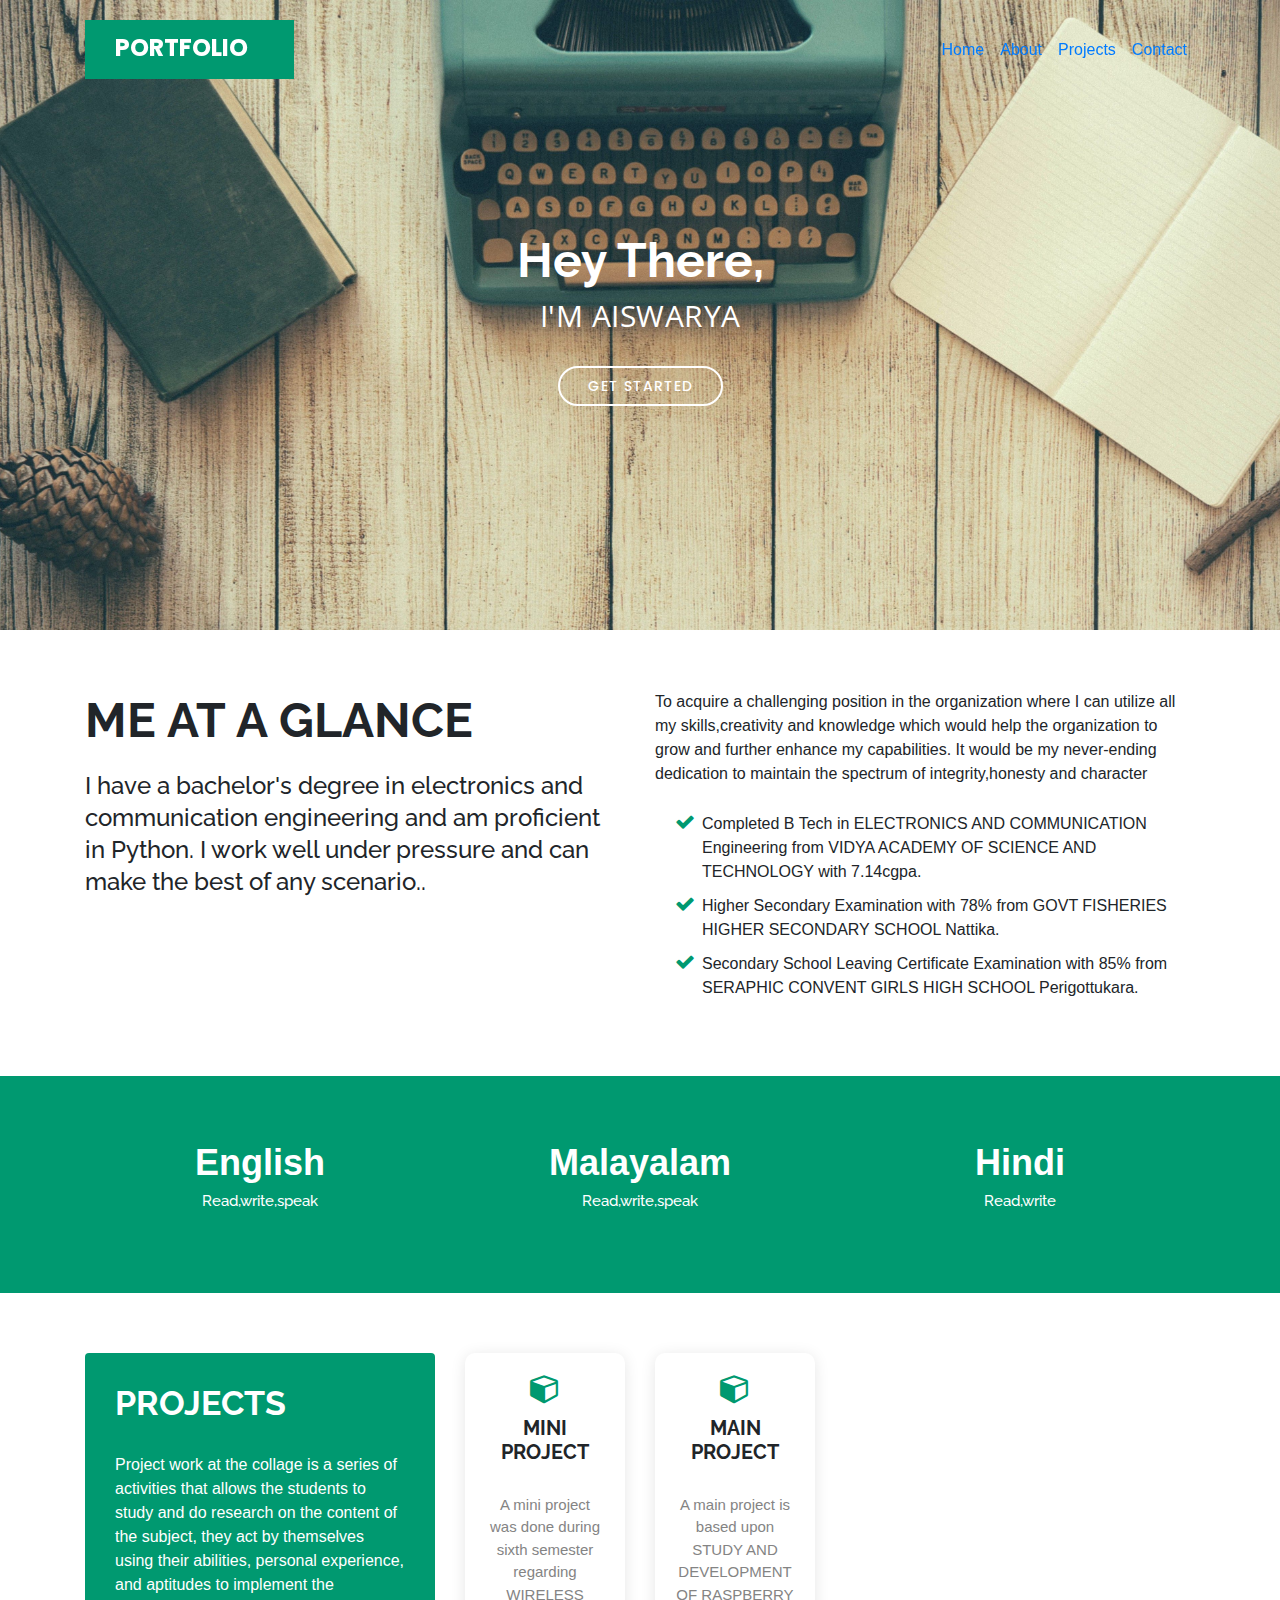
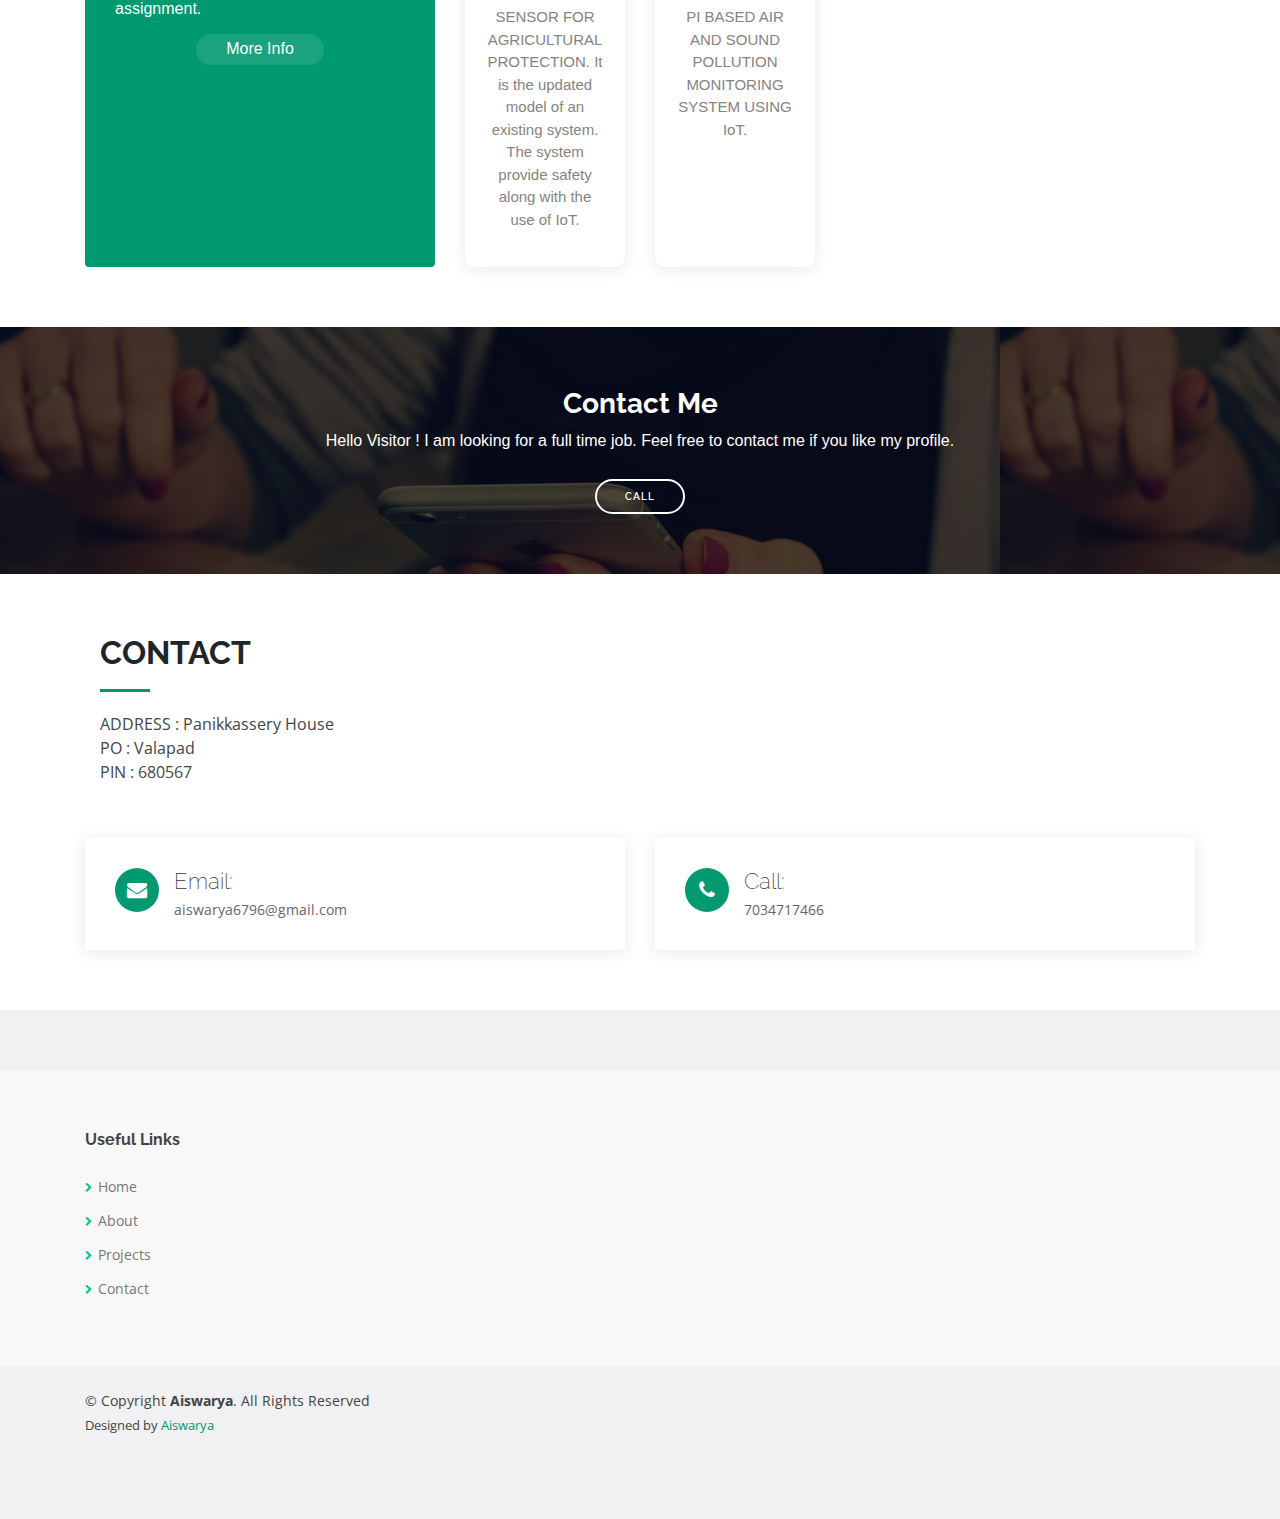
<file: index.html>
<!doctype html>

<html lang="en">
<head>
    <!-- Required meta tags -->
    <meta charset="utf-8">
    <meta name="viewport" content="width=device-width, initial-scale=1, shrink-to-fit=no">
  <link rel="stylesheet" href="styles/main_style.css">

    <!-- Bootstrap CSS -->

    <link rel="stylesheet" href="https://cdn.jsdelivr.net/npm/bootstrap@4.5.3/dist/css/bootstrap.min.css">
   


    <!-- font-awesome -->
    <link rel="stylesheet" href="https://cdnjs.cloudflare.com/ajax/libs/font-awesome/4.7.0/css/font-awesome.min.css">


    <!-- google font-->
    <link rel="preconnect" href="https://fonts.googleapis.com">
    <link rel="preconnect" href="https://fonts.gstatic.com" crossorigin>
    <link href="https://fonts.googleapis.com/css2?family=Open+Sans:wght@300;400;600;700;800&family=Poppins:ital,wght@0,400;0,500;0,600;0,700;0,800;0,900;1,300&family=Raleway:wght@300;400;500;600;700;800;900&display=swap"
          rel="stylesheet">

    <title>Portfolio</title>
</head>
<body>
<!--Navigation bar-->
<nav id="navigation" class="navbar navbar-expand-lg fixed-top">
    <div class="container align-item-stretch">
        <div class="logo">
            <a class="navbar-brand" href="./index.html">Portfolio</a>
        </div>

  <button class="navbar-toggler" type="button" data-toggle="collapse" data-target="#navbarNav" aria-controls="navbarNav" aria-expanded="false" aria-label="Toggle navigation">
    <span class="fa fa-bars"></span>
  </button>
  <div class="collapse navbar-collapse" id="navbarNav">
    <ul class="navbar-nav ml-auto">

      <li class="nav-item">
        <a class="nav-link" href="./index.html">Home</a>
      </li>

      <li class="nav-item">
        <a class="nav-link" href="./about.html">About</a>
      </li>
      <li class="nav-item">
        <a class="nav-link" href="./projects.html">Projects</a>
      </li>
        <li class="nav-item">
        <a class="nav-link" href="./contact.html">Contact</a>
      </li>


    </ul>
  </div>
        </div>
</nav>
<!--Navigation bar end-->

<!--Banner section -->
<section id="hero" class="d-flex align-items-center">
    <div class="container text-center">
        <h1>Hey There,</h1>
        <h2>I'm Aiswarya </h2>
        <a href="./about.html" class="btn_get_started">Get Started</a>
    </div>
</section>
<!--Banner section end -->

<!--About section-->
<section class="about">
    <div class="container">
        <div class="row content">


            <div class="col-lg-6">
                <h2>ME AT A GLANCE </h2>
                <h3>I have a bachelor's degree in electronics and communication engineering and am proficient in Python.
                    I work well under pressure and can make the best of any scenario..</h3>
            </div>


            <div class="col-lg-6 pt-4 pt-lg-0">
                <p>To acquire a challenging position in the organization where I can utilize all my skills,creativity
                    and knowledge which would help the organization to grow and further enhance my capabilities. It
                    would be my never-ending
                    dedication to maintain the spectrum of integrity,honesty and character</p>

                <ul>
                    <li>
                        <i class="fa fa-check"></i>
                        <p>Completed B Tech in ELECTRONICS AND COMMUNICATION Engineering from VIDYA ACADEMY OF SCIENCE
                            AND TECHNOLOGY
                            with 7.14cgpa.</p>
                    </li>
                    <li>
                        <i class="fa fa-check"></i>
                        <p>Higher Secondary Examination with 78% from GOVT FISHERIES HIGHER SECONDARY SCHOOL
                            Nattika.</p>
                    </li>
                    <li>
                        <i class="fa fa-check"></i>
                        <p>Secondary School Leaving Certificate Examination with 85% from SERAPHIC CONVENT GIRLS HIGH
                            SCHOOL Perigottukara.</p>
                    </li>
                </ul>

            </div>


        </div>
    </div>

</section>


<!--About section end -->
<!--counter section -->
<section class="counts">
    <div class="container">
        <div class="row counters">
            <div class="col-lg-4 col-6 text-center">
                <span>English</span>
                <p>Read,write,speak</p>
            </div>
            <div class="col-lg-4 col-6 text-center">
                <span>Malayalam</span>
                <p>Read,write,speak</p>
            </div>
            <div class="col-lg-4 col-6 text-center">
                <span>Hindi</span>
                <p>Read,write</p>
            </div>
        </div>
    </div>
</section>
<!--counter  section end -->


<!--project section  -->
<section class="project">
    <div class="container">
        <div class="row">

            <div class="col-lg-4 d-flex align-items-stretch">
                <div class="content">
                    <h3>PROJECTS</h3>
                    <p>Project work at the collage is a series of activities that allows the students to study and do
                        research on the content of the subject, they act by themselves using their abilities, personal
                        experience, and aptitudes to implement the assignment.</p>
                    <div class="text-center">
                        <a href="#" class="more_btn">More Info</a>
                    </div>
                </div>
            </div>

            <div class="col-lg-6 d-flex align-items-stretch">
                <div class="icon_boxes d-flex flex-column justify-content-center">
                    <div class="row">

                        <div class="col-xl-4 d-flex align-items-stretch">
                            <div class="icon_box mt-4 mt-xl-0">
                                <i class="fa fa-cube"></i>
                                <h4>MINI PROJECT</h4>
                                <P>A mini project was done during sixth semester regarding WIRELESS SENSOR FOR
                                    AGRICULTURAL PROTECTION. It is the updated model of an existing system. The system
                                    provide safety along with the use of IoT.</P>

                            </div>
                        </div>


                        <div class="col-xl-4 d-flex align-items-stretch">
                            <div class="icon_box mt-4 mt-xl-0">
                                <i class="fa fa-cube"></i>
                                <h4>MAIN PROJECT</h4>
                                <P>A main project is based upon STUDY AND DEVELOPMENT OF RASPBERRY PI BASED AIR
                                    AND SOUND POLLUTION MONITORING SYSTEM USING IoT.</P>

                            </div>
                        </div>


                    </div>
                </div>
            </div>
        </div>
    </div>
</section>
<!--project section end  -->


<!--cta section -->
<section class="cta">
    <div class="container">
        <div class="text-center">
            <h3>Contact Me</h3>
            <p>Hello Visitor ! I am looking for a full time job. Feel free to contact me if you like my profile. </p>
            <a href="./contact.html" class="cta_btn">Call</a>
        </div>
    </div>
</section>
<!--cta section end-->

<!--contact section-->

<section class="contact">
    <div class="container">
        <div row>
            <div class="col-lg-4">
                <div class="section_title">
                    <h2>CONTACT</h2>
                    <p>ADDRESS : Panikkassery House</p>
                    <p>PO : Valapad</p>
                    <p>PIN : 680567</p>
                </div>
            </div>
            <div class="row">
                <div class="col-lg-6 mt-4">
                    <div class="info">
                        <i class="fa fa-envelope"></i>
                        <div class="info_inner">
                            <h4>Email:</h4>
                            <p>aiswarya6796@gmail.com</p>
                        </div>
                    </div>

                </div>
                <div class="col-lg-6">
                    <div class="info w-100 mt-4">
                        <i class="fa fa-phone"></i>
                        <div class="info_inner">
                            <h4>Call:</h4>
                            <p>7034717466</p>
                        </div>
                    </div>
                </div>

            </div>
<!--            <form class="email_form mt-4">-->
<!--                <div class="row">-->
<!--                    <div class="col-md-6 form-group">-->
<!--                        <input type="text" name="name" class="form-control" id="name" placeholder="Your Name"-->
<!--                               required="">-->
<!--                    </div>-->
<!--                    <div class="col-md-6 form-group">-->
<!--                        <input type="email" name="email" class="form-control" id="email" placeholder="Your Email"-->
<!--                               required="">-->

<!--                    </div>-->
<!--                </div>-->
<!--                <div class="form-group">-->
<!--                    <input type="text" name="subject" class="form-control" id="subject" placeholder="Subject"-->
<!--                           required="">-->
<!--                </div>-->
<!--                <div class="form-group">-->
<!--                    <textarea class="form-control" name="message" rows="5" placeholder="Message" required=""></textarea>-->
<!--                </div>-->
<!--                <div class="text-center">-->
<!--                    <button type="submit">Send Message</button>-->
<!--                </div>-->
<!--            </form>-->

        </div>
    </div>
</section>
<!--contact section end-->
<!--footer section-->
<footer>
    <section id="footer">
        <div class="footer_top">
            <div class="container">
                <div class="row">
                    <div class="col-lg-3 col-md-6 footer_links">
                        <h4>Useful Links</h4>
                        <ul>
                            <li>
                                <i class="fa fa-chevron-right"></i>
                                <a href="./index.html">Home</a>
                            </li>

                            <li>
                                <i class="fa fa-chevron-right"></i>
                                <a href="./about.html">About</a>
                            </li>
                            <li>
                                <i class="fa fa-chevron-right"></i>
                                <a href="./projects.html">Projects</a>
                            </li>
                            <li>
                                <i class="fa fa-chevron-right"></i>
                                <a href="./contact.html">Contact</a>
                            </li>
                        </ul>
                    </div>

                </div>
            </div>
        </div>
        <div class="container d-md-flex py-4">
            <div class="mr-md-auto text-center text-md-left">
                <div class="copyright">
                    <p class="mb-0">&#169; Copyright <strong>Aiswarya</strong>. All Rights Reserved</p>
                </div>
                <div class="credits">
                    <p class="mb-0">Designed by <a href="#">Aiswarya</a></p>

                </div>
            </div>
            <!--<div class="social pt-3 pt-md-0">-->
               <!-- <a href="#"><i class="fa fa-facebook"></i></a>-->
                <!--<a href="#"><i class="fa fa-instagram"></i></a>-->
                <!--<a href="#"><i class="fa fa-linkedin"></i></a>-->
            <!--</div>-->
        </div>
    </section>
</footer>


<!--footer section end-->


<!-- Optional JavaScript; choose one of the two! -->

<script src="https://code.jquery.com/jquery-3.5.1.slim.min.js"
        integrity="sha384-DfXdz2htPH0lsSSs5nCTpuj/zy4C+OGpamoFVy38MVBnE+IbbVYUew+OrCXaRkfj"
        crossorigin="anonymous"></script>
<script src="https://cdn.jsdelivr.net/npm/bootstrap@4.5.3/dist/js/bootstrap.bundle.min.js"
        integrity="sha384-ho+j7jyWK8fNQe+A12Hb8AhRq26LrZ/JpcUGGOn+Y7RsweNrtN/tE3MoK7ZeZDyx"
        crossorigin="anonymous"></script>

</body>
</html>
</file>
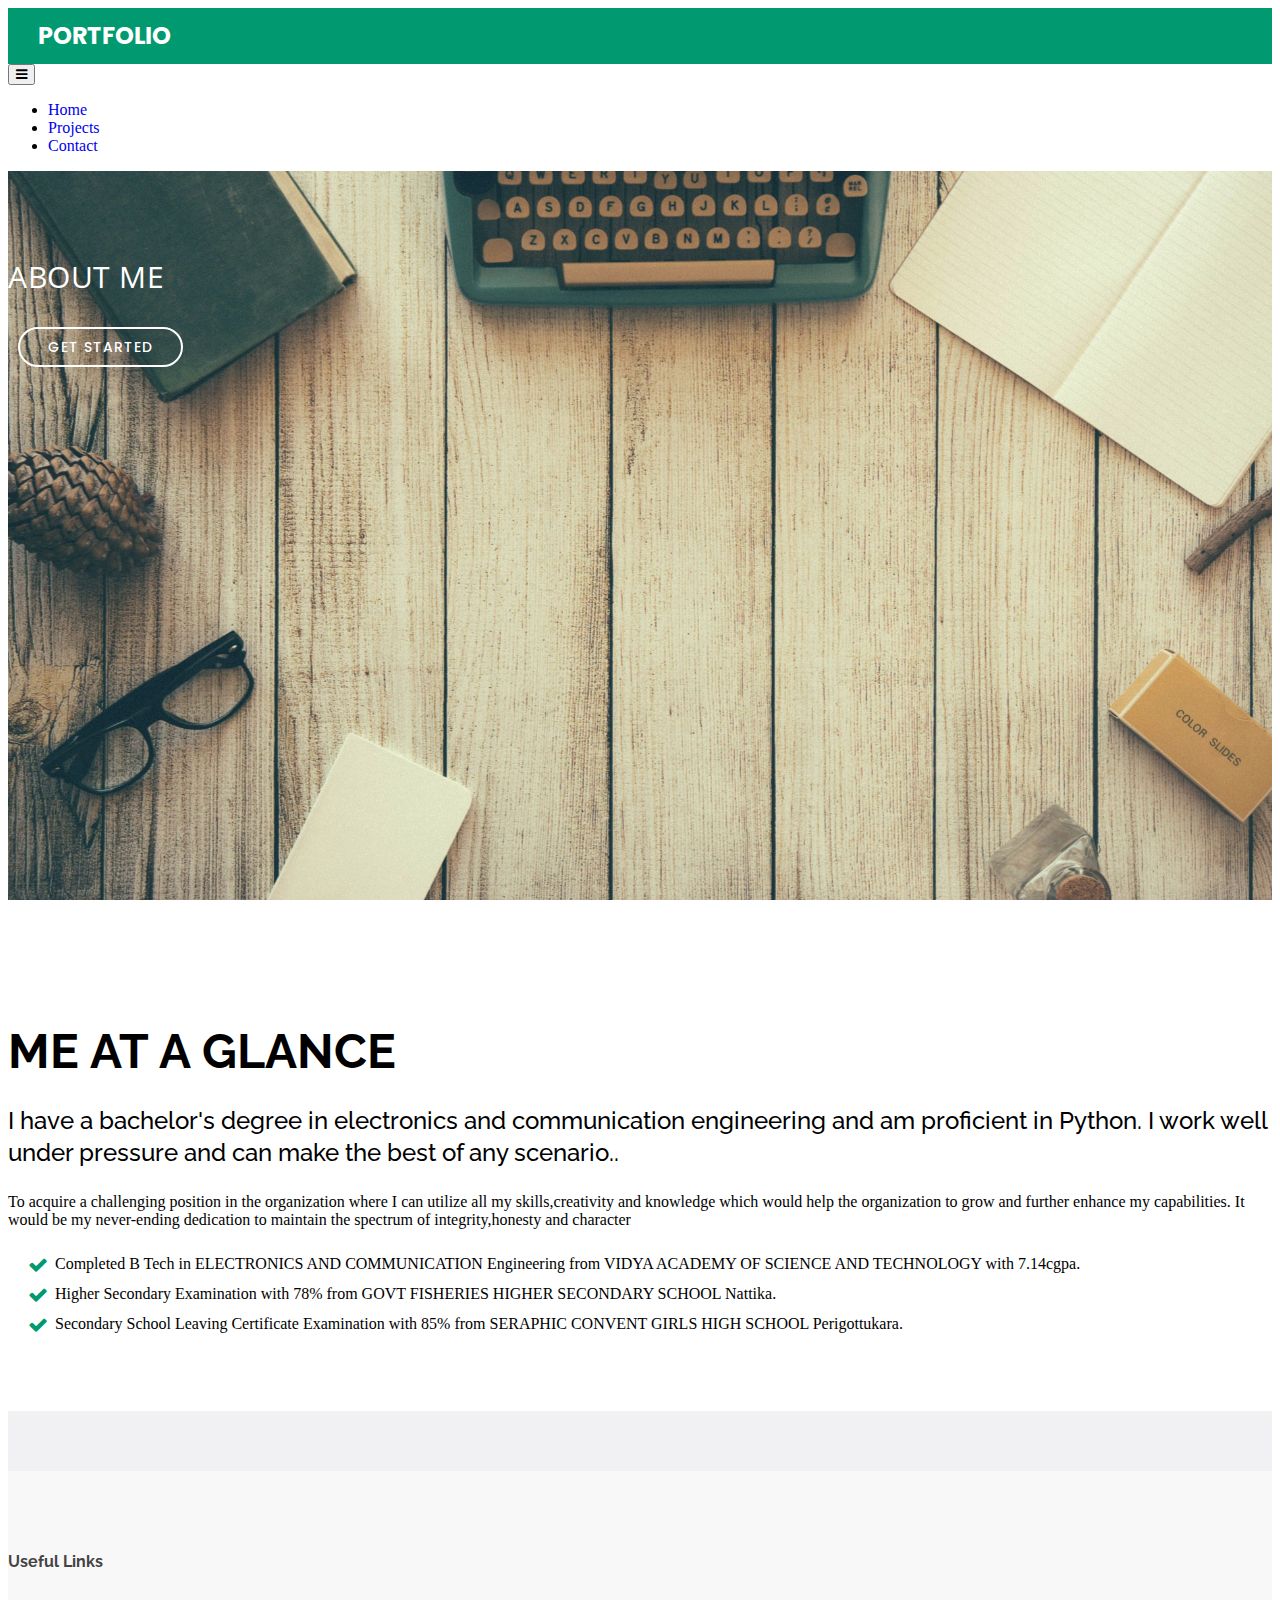
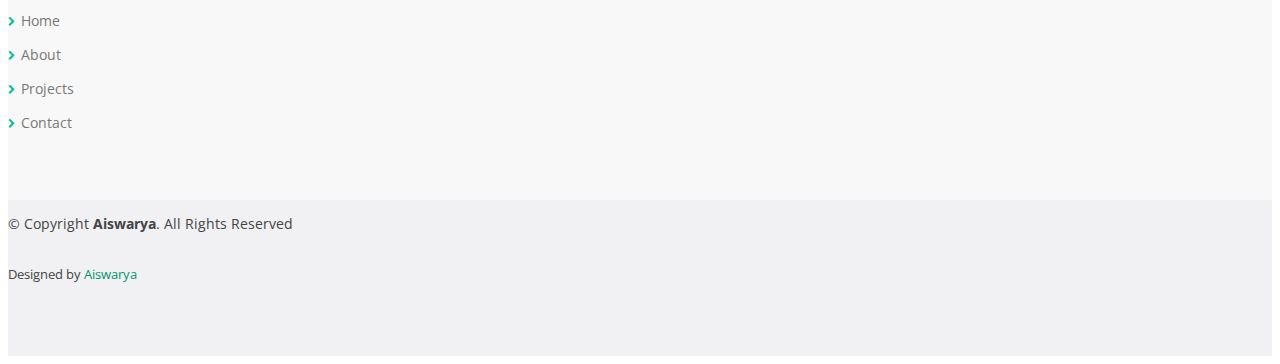
<file: about.html>
<!doctype html>

<html lang="en">
<head>
    <!-- Required meta tags -->
    <meta charset="utf-8">
    <meta http-equiv="X-UA-Compatible" content="IE=edge">
    <meta name="viewport" content="width=device-width, initial-scale=1, shrink-to-fit=no">

    <!-- Bootstrap CSS -->
    <link rel="stylesheet" href="https://cdn.jsdelivr.net/npm/bootstrap@4.5.3/dist/css/bootstrap.min.css"
          integrity="sha384-TX8t27EcRE3e/ihU7zmQxVncDAy5uIKz4rEkgIXeMed4M0jlfIDPvg6uqKI2xXr2" crossorigin="anonymous">
    <link rel="stylesheet" href="styles/main_style.css">
    <!-- font-awesome -->
    <link rel="stylesheet" href="https://cdnjs.cloudflare.com/ajax/libs/font-awesome/4.7.0/css/font-awesome.min.css">

    <!-- google font-->
    <link rel="preconnect" href="https://fonts.googleapis.com">
    <link rel="preconnect" href="https://fonts.gstatic.com" crossorigin>
    <link href="https://fonts.googleapis.com/css2?family=Open+Sans:wght@300;400;600;700;800&family=Poppins:ital,wght@0,400;0,500;0,600;0,700;0,800;0,900;1,300&family=Raleway:wght@300;400;500;600;700;800;900&display=swap"
          rel="stylesheet">

    <title>Portfolio</title>
</head>
<body>
<!--Navigation bar-->
<nav id="navigation" class="navbar navbar-expand-lg fixed-top">
    <div class="container align-item-stretch">
        <div class="logo">
            <a class="navbar-brand" href="./index.html">Portfolio</a>
        </div>

  <button class="navbar-toggler" type="button" data-toggle="collapse" data-target="#navbarNav" aria-controls="navbarNav" aria-expanded="false" aria-label="Toggle navigation">
    <span class="fa fa-bars"></span>
  </button>
  <div class="collapse navbar-collapse" id="navbarNav">
    <ul class="navbar-nav ml-auto">
        <li class="nav-item">
        <a class="nav-link" href="./index.html">Home</a>
      </li>

      <!--<li class="nav-item">-->
        <!--<a class="nav-link" href="./about.html">About</a>-->
      <!--</li>-->
      <li class="nav-item">
        <a class="nav-link" href="./projects.html">Projects</a>
      </li>
        <li class="nav-item">
        <a class="nav-link" href="./contact.html">Contact</a>
      </li>


    </ul>
  </div>
        </div>
</nav>
<!--Navigation bar end-->
<!--Banner section -->
<section id="hero" class="d-flex align-items-center">
    <div class="container text-center">
<!--        <h1>Hey There,</h1>-->
        <h2>About Me </h2>
        <a href="./about.html" class="btn_get_started">Get Started</a>
    </div>
</section>
<!--Banner section end -->
<!--About section-->
<section class="about">
    <div class="container">
        <div class="row content">


            <div class="col-lg-6">
                <h2>ME AT A GLANCE </h2>
                <h3>I have a bachelor's degree in electronics and communication engineering and am proficient in Python.
                    I work well under pressure and can make the best of any scenario..</h3>
            </div>


            <div class="col-lg-6 pt-4 pt-lg-0">
                <p>To acquire a challenging position in the organization where I can utilize all my skills,creativity
                    and knowledge which would help the organization to grow and further enhance my capabilities. It
                    would be my never-ending
                    dedication to maintain the spectrum of integrity,honesty and character</p>

                <ul>
                    <li>
                        <i class="fa fa-check"></i>
                        <p>Completed B Tech in ELECTRONICS AND COMMUNICATION Engineering from VIDYA ACADEMY OF SCIENCE
                            AND TECHNOLOGY
                            with 7.14cgpa.</p>
                    </li>
                    <li>
                        <i class="fa fa-check"></i>
                        <p>Higher Secondary Examination with 78% from GOVT FISHERIES HIGHER SECONDARY SCHOOL
                            Nattika.</p>
                    </li>
                    <li>
                        <i class="fa fa-check"></i>
                        <p>Secondary School Leaving Certificate Examination with 85% from SERAPHIC CONVENT GIRLS HIGH
                            SCHOOL Perigottukara.</p>
                    </li>
                </ul>

            </div>


        </div>
    </div>

</section>


<!--About section end -->

<!--footer section-->
<footer>
    <section id="footer">
        <div class="footer_top">
            <div class="container">
                <div class="row">
                    <div class="col-lg-3 col-md-6 footer_links">
                        <h4>Useful Links</h4>
                        <ul>
                            <li>
                                <i class="fa fa-chevron-right"></i>
                                <a href="./index.html">Home</a>
                            </li>

                            <li>
                                <i class="fa fa-chevron-right"></i>
                                <a href="./about.html">About</a>
                            </li>
                            <li>
                                <i class="fa fa-chevron-right"></i>
                                <a href="./projects.html">Projects</a>
                            </li>
                            <li>
                                <i class="fa fa-chevron-right"></i>
                                <a href="./contact.html">Contact</a>
                            </li>
                        </ul>
                    </div>

                </div>
            </div>
        </div>
        <div class="container d-md-flex py-4">
            <div class="mr-md-auto text-center text-md-left">
                <div class="copyright">
                    <p class="mb-0">&#169; Copyright <strong>Aiswarya</strong>. All Rights Reserved</p>
                </div>
                <div class="credits">
                    <p class="mb-0">Designed by <a href="#">Aiswarya</a></p>

                </div>
            </div>
            <!--<div class="social pt-3 pt-md-0">-->
                <!--<a href="#"><i class="fa fa-facebook"></i></a>-->
                <!--<a href="#"><i class="fa fa-instagram"></i></a>-->
                <!--<a href="#"><i class="fa fa-linkedin"></i></a>-->
            <!--</div>
        </div>
    </section>
</footer>


<!--footer section end-->


<!-- Optional JavaScript; choose one of the two! -->

<script src="https://code.jquery.com/jquery-3.5.1.slim.min.js"
        integrity="sha384-DfXdz2htPH0lsSSs5nCTpuj/zy4C+OGpamoFVy38MVBnE+IbbVYUew+OrCXaRkfj"
        crossorigin="anonymous"></script>
<script src="https://cdn.jsdelivr.net/npm/bootstrap@4.5.3/dist/js/bootstrap.bundle.min.js"
        integrity="sha384-ho+j7jyWK8fNQe+A12Hb8AhRq26LrZ/JpcUGGOn+Y7RsweNrtN/tE3MoK7ZeZDyx"
        crossorigin="anonymous"></script>

</body>
</html>
</file>
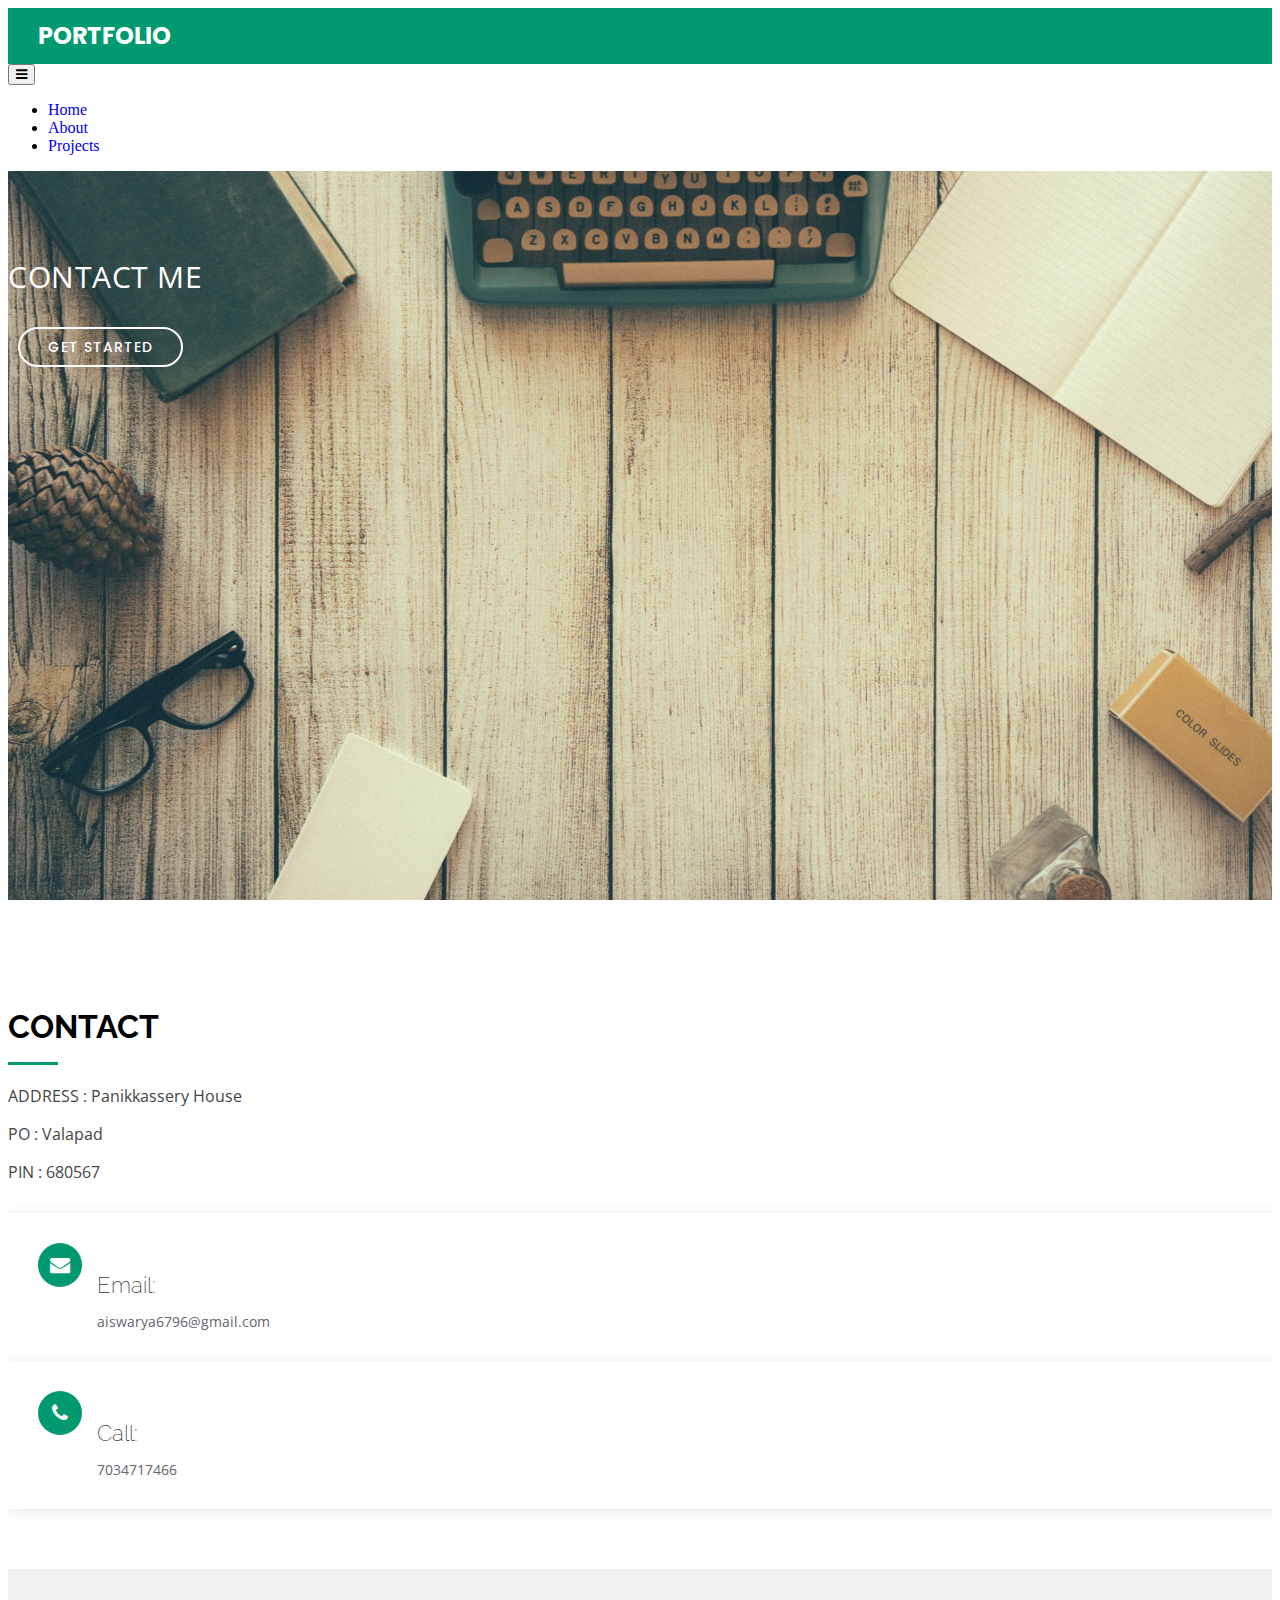
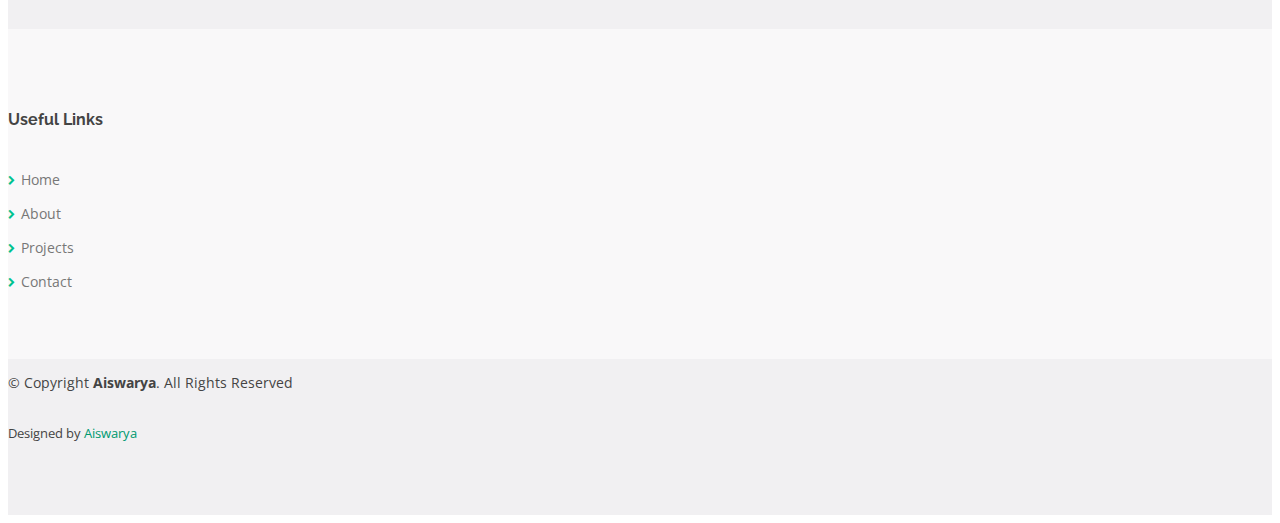
<file: contact.html>
<!doctype html>

<html lang="en">
<head>
    <!-- Required meta tags -->
    <meta charset="utf-8">
    <meta http-equiv="X-UA-Compatible" content="IE=edge">
    <meta name="viewport" content="width=device-width, initial-scale=1, shrink-to-fit=no">

    <!-- Bootstrap CSS -->
    <link rel="stylesheet" href="https://cdn.jsdelivr.net/npm/bootstrap@4.5.3/dist/css/bootstrap.min.css"
          integrity="sha384-TX8t27EcRE3e/ihU7zmQxVncDAy5uIKz4rEkgIXeMed4M0jlfIDPvg6uqKI2xXr2" crossorigin="anonymous">
    <link rel="stylesheet" href="styles/main_style.css">


    <!-- font-awesome -->
    <link rel="stylesheet" href="https://cdnjs.cloudflare.com/ajax/libs/font-awesome/4.7.0/css/font-awesome.min.css">

    <!-- google font-->
    <link rel="preconnect" href="https://fonts.googleapis.com">
    <link rel="preconnect" href="https://fonts.gstatic.com" crossorigin>
    <link href="https://fonts.googleapis.com/css2?family=Open+Sans:wght@300;400;600;700;800&family=Poppins:ital,wght@0,400;0,500;0,600;0,700;0,800;0,900;1,300&family=Raleway:wght@300;400;500;600;700;800;900&display=swap"
          rel="stylesheet">

    <title>Portfolio</title>
</head>
<body>
<!--Navigation bar-->
<nav id="navigation" class="navbar navbar-expand-lg fixed-top">
    <div class="container align-item-stretch">
        <div class="logo">
            <a class="navbar-brand" href="./index.html">Portfolio</a>
        </div>

  <button class="navbar-toggler" type="button" data-toggle="collapse" data-target="#navbarNav" aria-controls="navbarNav" aria-expanded="false" aria-label="Toggle navigation">
    <span class="fa fa-bars"></span>
  </button>
  <div class="collapse navbar-collapse" id="navbarNav">
    <ul class="navbar-nav ml-auto">
        <li class="nav-item">
        <a class="nav-link" href="./index.html">Home</a>
      </li>

      <li class="nav-item">
        <a class="nav-link" href="./about.html">About</a>
      </li>
      <li class="nav-item">
        <a class="nav-link" href="./projects.html">Projects</a>
      </li>
        <!--<li class="nav-item">-->
        <!--<a class="nav-link" href="./contact.html">Contact</a>-->
      <!--</li>-->


    </ul>
  </div>
        </div>
</nav>
<!--Navigation bar end-->
<!--Banner section -->
<section id="hero" class="d-flex align-items-center">
    <div class="container text-center">
<!--        <h1>Hey There,</h1>-->
        <h2>Contact Me</h2>
        <a href="./about.html" class="btn_get_started">Get Started</a>
    </div>
</section>
<!--Banner section end -->
<!--contact section-->

<section class="contact">
    <div class="container">
        <div row>
            <div class="col-lg-4">
                <div class="section_title">
                    <h2>CONTACT</h2>
                    <p>ADDRESS : Panikkassery House</p>
                    <p>PO : Valapad</p>
                    <p>PIN : 680567</p>
                </div>
            </div>
            <div class="row">
                <div class="col-lg-6 mt-4">
                    <div class="info">
                        <i class="fa fa-envelope"></i>
                        <div class="info_inner">
                            <h4>Email:</h4>
                            <p>aiswarya6796@gmail.com</p>
                        </div>
                    </div>

                </div>
                <div class="col-lg-6">
                    <div class="info w-100 mt-4">
                        <i class="fa fa-phone"></i>
                        <div class="info_inner">
                            <h4>Call:</h4>
                            <p>7034717466</p>
                        </div>
                    </div>
                </div>

            </div>
<!--            <form class="email_form mt-4">-->
<!--                <div class="row">-->
<!--                    <div class="col-md-6 form-group">-->
<!--                        <input type="text" name="name" class="form-control" id="name" placeholder="Your Name"-->
<!--                               required="">-->
<!--                    </div>-->
<!--                    <div class="col-md-6 form-group">-->
<!--                        <input type="email" name="email" class="form-control" id="email" placeholder="Your Email"-->
<!--                               required="">-->

<!--                    </div>-->
<!--                </div>-->
<!--                <div class="form-group">-->
<!--                    <input type="text" name="subject" class="form-control" id="subject" placeholder="Subject"-->
<!--                           required="">-->
<!--                </div>-->
<!--                <div class="form-group">-->
<!--                    <textarea class="form-control" name="message" rows="5" placeholder="Message" required=""></textarea>-->
<!--                </div>-->
<!--                <div class="text-center">-->
<!--                    <button type="submit">Send Message</button>-->
<!--                </div>-->
<!--            </form>-->

        </div>
    </div>
</section>
<!--contact section end-->


<!--footer section-->
<footer>
    <section id="footer">
        <div class="footer_top">
            <div class="container">
                <div class="row">
                    <div class="col-lg-3 col-md-6 footer_links">
                        <h4>Useful Links</h4>
                        <ul>
                            <li>
                                <i class="fa fa-chevron-right"></i>
                                <a href="./index.html">Home</a>
                            </li>

                            <li>
                                <i class="fa fa-chevron-right"></i>
                                <a href="./about.html">About</a>
                            </li>
                            <li>
                                <i class="fa fa-chevron-right"></i>
                                <a href="./projects.html">Projects</a>
                            </li>
                            <li>
                                <i class="fa fa-chevron-right"></i>
                                <a href="./contact.html">Contact</a>
                            </li>
                        </ul>
                    </div>

                </div>
            </div>
        </div>
        <div class="container d-md-flex py-4">
            <div class="mr-md-auto text-center text-md-left">
                <div class="copyright">
                    <p class="mb-0">&#169; Copyright <strong>Aiswarya</strong>. All Rights Reserved</p>
                </div>
                <div class="credits">
                    <p class="mb-0">Designed by <a href="#">Aiswarya</a></p>

                </div>
            </div>
            <!--<div class="social pt-3 pt-md-0">-->
                <!--<a href="#"><i class="fa fa-facebook"></i></a>-->
                <!--<a href="#"><i class="fa fa-instagram"></i></a>-->
                <!--<a href="#"><i class="fa fa-linkedin"></i></a>-->
            <!--</div>-->
        </div>
    </section>
</footer>


<!--footer section end-->


<!-- Optional JavaScript; choose one of the two! -->

<script src="https://code.jquery.com/jquery-3.5.1.slim.min.js"
        integrity="sha384-DfXdz2htPH0lsSSs5nCTpuj/zy4C+OGpamoFVy38MVBnE+IbbVYUew+OrCXaRkfj"
        crossorigin="anonymous"></script>
<script src="https://cdn.jsdelivr.net/npm/bootstrap@4.5.3/dist/js/bootstrap.bundle.min.js"
        integrity="sha384-ho+j7jyWK8fNQe+A12Hb8AhRq26LrZ/JpcUGGOn+Y7RsweNrtN/tE3MoK7ZeZDyx"
        crossorigin="anonymous"></script>

</body>
</html>
</file>
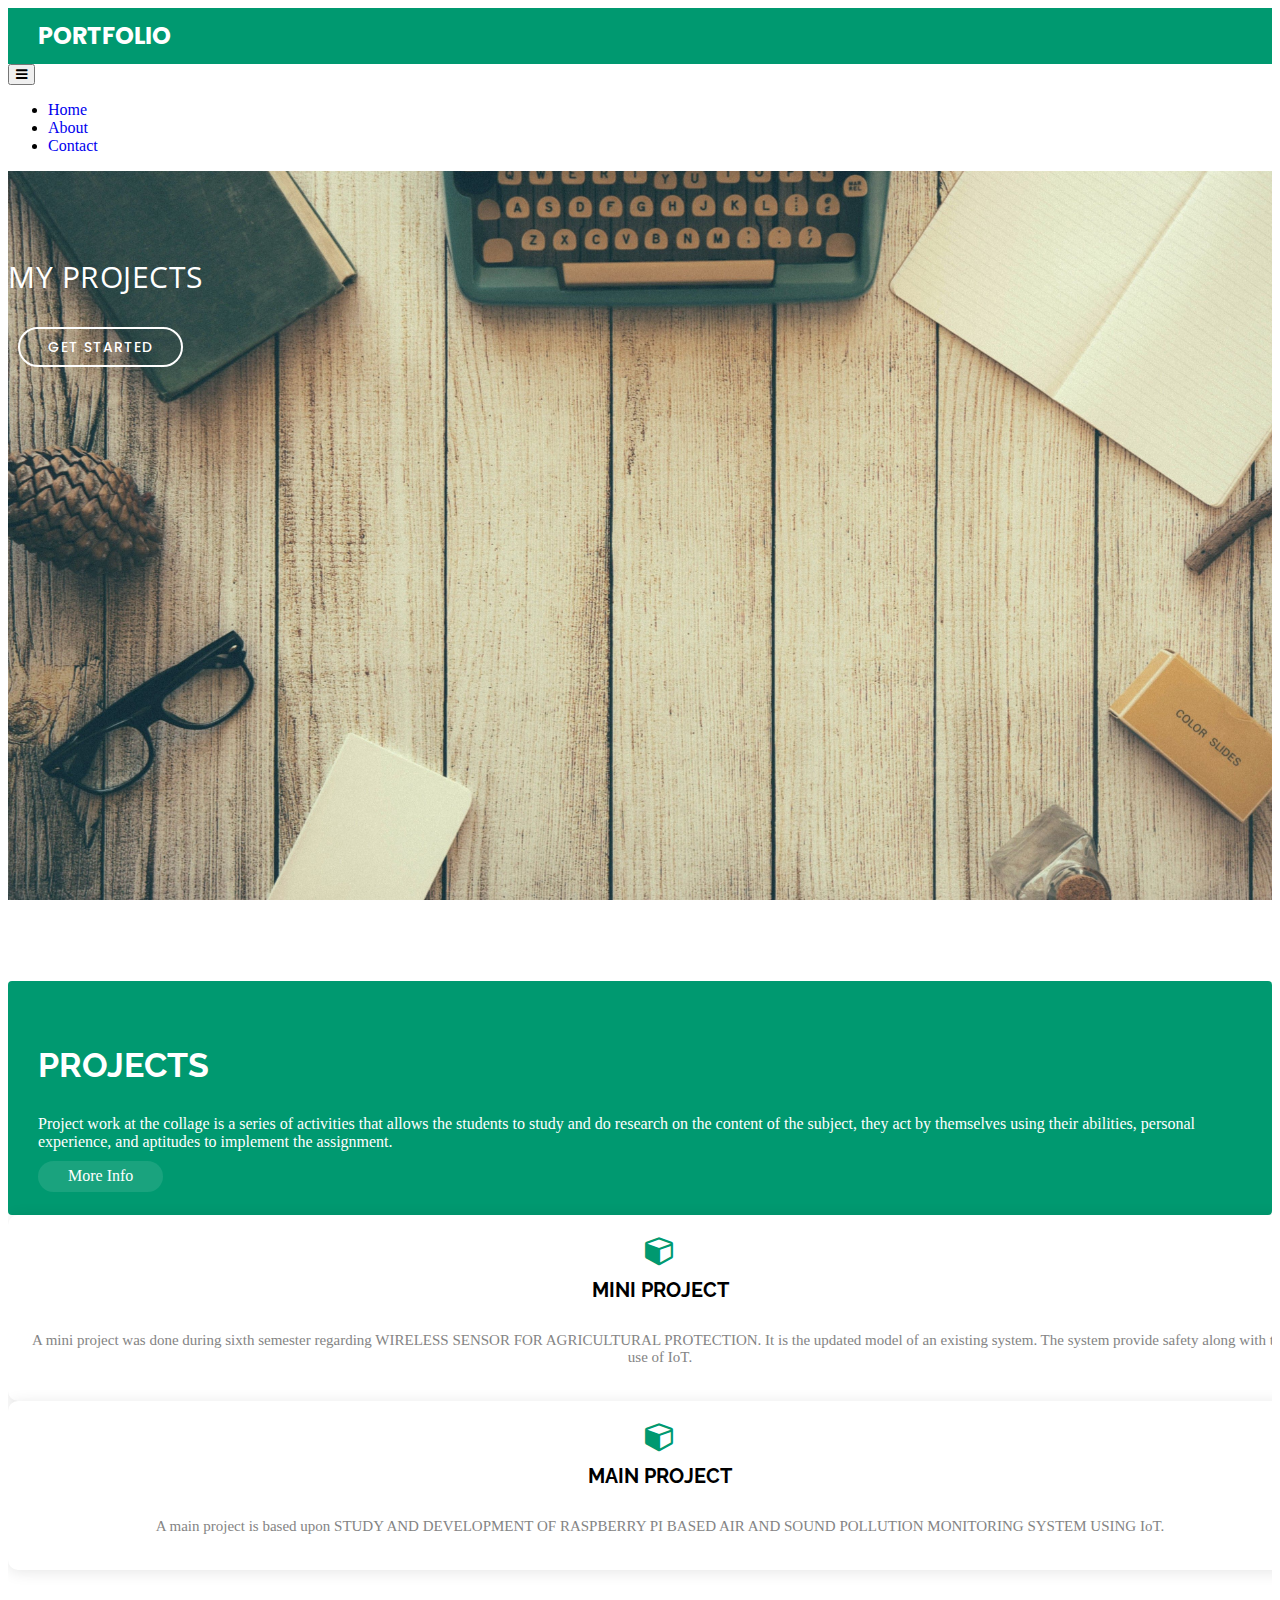
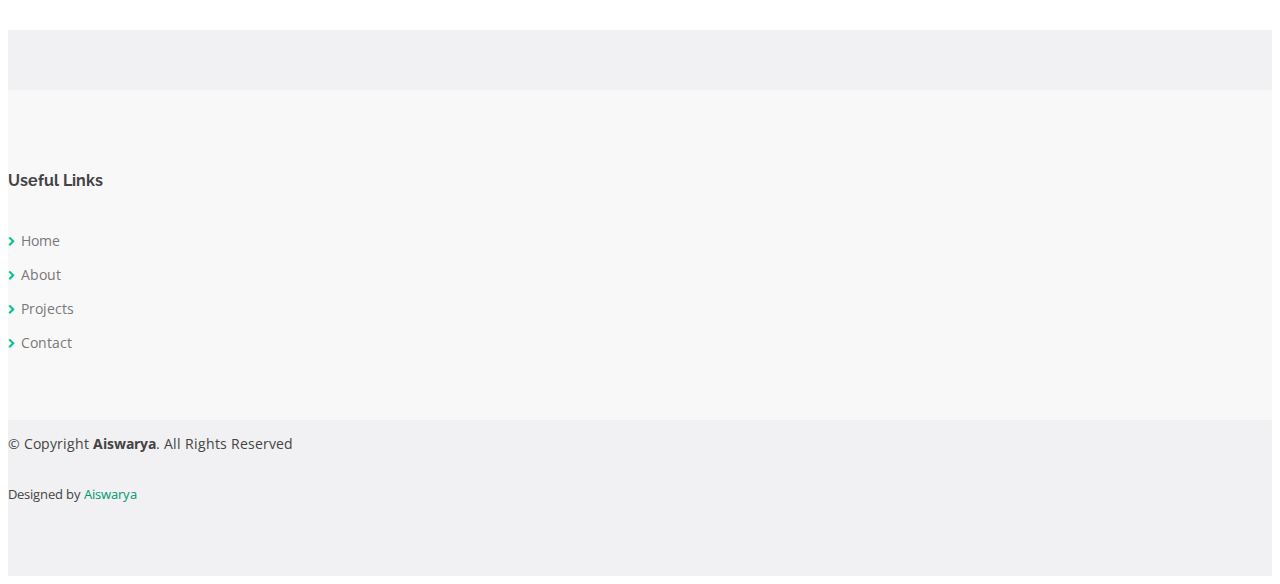
<file: projects.html>
<!doctype html>

<html lang="en">
<head>
    <!-- Required meta tags -->
    <meta charset="utf-8">
    <meta http-equiv="X-UA-Compatible" content="IE=edge">
    <meta name="viewport" content="width=device-width, initial-scale=1, shrink-to-fit=no">

    <!-- Bootstrap CSS -->
    <link rel="stylesheet" href="https://cdn.jsdelivr.net/npm/bootstrap@4.5.3/dist/css/bootstrap.min.css"
          integrity="sha384-TX8t27EcRE3e/ihU7zmQxVncDAy5uIKz4rEkgIXeMed4M0jlfIDPvg6uqKI2xXr2" crossorigin="anonymous">
    <link rel="stylesheet" type="text/css" href="styles/main_style.css">
    <!-- font-awesome -->
    <link rel="stylesheet" href="https://cdnjs.cloudflare.com/ajax/libs/font-awesome/4.7.0/css/font-awesome.min.css">

    <!-- google font-->
    <link rel="preconnect" href="https://fonts.googleapis.com">
    <link rel="preconnect" href="https://fonts.gstatic.com" crossorigin>
    <link href="https://fonts.googleapis.com/css2?family=Open+Sans:wght@300;400;600;700;800&family=Poppins:ital,wght@0,400;0,500;0,600;0,700;0,800;0,900;1,300&family=Raleway:wght@300;400;500;600;700;800;900&display=swap"
          rel="stylesheet">

    <title>Portfolio</title>
</head>
<body>
<!--Navigation bar-->
<nav id="navigation" class="navbar navbar-expand-lg fixed-top">
    <div class="container align-item-stretch">
        <div class="logo">
            <a class="navbar-brand" href="./index.html">Portfolio</a>
        </div>

  <button class="navbar-toggler" type="button" data-toggle="collapse" data-target="#navbarNav" aria-controls="navbarNav" aria-expanded="false" aria-label="Toggle navigation">
    <span class="fa fa-bars"></span>
  </button>
  <div class="collapse navbar-collapse" id="navbarNav">
    <ul class="navbar-nav ml-auto">
        <li class="nav-item">
        <a class="nav-link" href="./index.html">Home</a>
      </li>

      <li class="nav-item">
        <a class="nav-link" href="./about.html">About</a>
      </li>
      <!--<li class="nav-item">-->
        <!--<a class="nav-link" href="./projects.html">Projects</a>-->
      <!--</li>-->
        <li class="nav-item">
        <a class="nav-link" href="./contact.html">Contact</a>
      </li>


    </ul>
  </div>
        </div>
</nav>
<!--Navigation bar end-->
<!--Banner section -->
<section id="hero" class="d-flex align-items-center">
    <div class="container text-center">
<!--        <h1>Hey There,</h1>-->
        <h2>My Projects</h2>
        <a href="./about.html" class="btn_get_started">Get Started</a>
    </div>
</section>
<!--Banner section end -->
<!--project section  -->
<section class="project">
    <div class="container">
        <div class="row">

            <div class="col-lg-4 d-flex align-items-stretch">
                <div class="content">
                    <h3>PROJECTS</h3>
                    <p>Project work at the collage is a series of activities that allows the students to study and do
                        research on the content of the subject, they act by themselves using their abilities, personal
                        experience, and aptitudes to implement the assignment.</p>
                    <div class="text-center">
                        <a href="#" class="more_btn">More Info</a>
                    </div>
                </div>
            </div>

            <div class="col-lg-6 d-flex align-items-stretch">
                <div class="icon_boxes d-flex flex-column justify-content-center">
                    <div class="row">

                        <div class="col-xl-4 d-flex align-items-stretch">
                            <div class="icon_box mt-4 mt-xl-0">
                                <i class="fa fa-cube"></i>
                                <h4>MINI PROJECT</h4>
                                <P>A mini project was done during sixth semester regarding WIRELESS SENSOR FOR
                                    AGRICULTURAL PROTECTION. It is the updated model of an existing system. The system
                                    provide safety along with the use of IoT.</P>

                            </div>
                        </div>


                        <div class="col-xl-4 d-flex align-items-stretch">
                            <div class="icon_box mt-4 mt-xl-0">
                                <i class="fa fa-cube"></i>
                                <h4>MAIN PROJECT</h4>
                                <P>A main project is based upon STUDY AND DEVELOPMENT OF RASPBERRY PI BASED AIR
                                    AND SOUND POLLUTION MONITORING SYSTEM USING IoT.</P>

                            </div>
                        </div>


                    </div>
                </div>
            </div>
        </div>
    </div>
</section>
<!--project section end  -->


<!--footer section-->
<footer>
    <section id="footer">
        <div class="footer_top">
            <div class="container">
                <div class="row">
                    <div class="col-lg-3 col-md-6 footer_links">
                        <h4>Useful Links</h4>
                        <ul>
                            <li>
                                <i class="fa fa-chevron-right"></i>
                                <a href="./index.html">Home</a>
                            </li>

                            <li>
                                <i class="fa fa-chevron-right"></i>
                                <a href="./about.html">About</a>
                            </li>
                            <li>
                                <i class="fa fa-chevron-right"></i>
                                <a href="./projects.html">Projects</a>
                            </li>
                            <li>
                                <i class="fa fa-chevron-right"></i>
                                <a href="./contact.html">Contact</a>
                            </li>
                        </ul>
                    </div>

                </div>
            </div>
        </div>
        <div class="container d-md-flex py-4">
            <div class="mr-md-auto text-center text-md-left">
                <div class="copyright">
                    <p class="mb-0">&#169; Copyright <strong>Aiswarya</strong>. All Rights Reserved</p>
                </div>
                <div class="credits">
                    <p class="mb-0">Designed by <a href="#">Aiswarya</a></p>

                </div>
            </div>
            <!--<div class="social pt-3 pt-md-0">-->
                <!--<a href="#"><i class="fa fa-facebook"></i></a>-->
                <!--<a href="#"><i class="fa fa-instagram"></i></a>-->
                <!--<a href="#"><i class="fa fa-linkedin"></i></a>-->
            <!--</div>-->
        </div>
    </section>
</footer>


<!--footer section end-->


<!-- Optional JavaScript; choose one of the two! -->

<script src="https://code.jquery.com/jquery-3.5.1.slim.min.js"
        integrity="sha384-DfXdz2htPH0lsSSs5nCTpuj/zy4C+OGpamoFVy38MVBnE+IbbVYUew+OrCXaRkfj"
        crossorigin="anonymous"></script>
<script src="https://cdn.jsdelivr.net/npm/bootstrap@4.5.3/dist/js/bootstrap.bundle.min.js"
        integrity="sha384-ho+j7jyWK8fNQe+A12Hb8AhRq26LrZ/JpcUGGOn+Y7RsweNrtN/tE3MoK7ZeZDyx"
        crossorigin="anonymous"></script>
</body>
</html>
</file>
<file: styles/main_style.css>
charset="utf-8";
*
{
	margin: 0;
	padding: 0;
	box-sizing:border-box;
}
a{
  text-decoration:none;
}
a:hover{
   text-decoration:none;
}
h1,h2,h3,h4,h5,h6{
   font-family: 'Raleway', sans-serif;
}
section {
      padding:60px 0;
      overflow:hidden;
}
.section_bg{
      background-color:#f6f6f7;
}
.section_title{
     padding-bottom:30px;
}
.section_title p{
      margin-bottom:0;
      font-family: 'Open Sans', sans-serif;
      color:#444444;
}
.section_title h2{
      font-weight:bold;
      font-size:32px;
      text-transform:uppercase;
      margin-bottom:20px;
      padding-bottom:20px;
      position:relative;
      }


.section_title h2::after{
         content:"";
         position:absolute;
         display:block;
         width:50px;
         height:3px;
         background-color:#009970;
         bottom:0;
         left:0;
}
/*** navigation bar ***/
#navigation{
     top:20px;
     padding:0;
     transition:0.5s all;
     }
#navigation .logo{
       padding:16px 30px;
       background-color:#009970;

}
#navigation .logo a{
        font-size:24px;
        padding:0;
        line-height:1;
        font-weight:700;
        color:#fff;
        text-transform:uppercase;
        font-family: 'Poppins', sans-serif;
}
#anvbarNav{
     background-color:#fff;
}
#navigation #anvbarNav a{
         display:block;
         position:relative;
         color:#36343a;
         padding:17px 17px;
         font-size:14px;
         font-weight:500;
         text-transform:uppercase;
         font-family: 'Poppins', sans-serif;
         transition:0.3s all;
 }
#navigation #anvbarNav a:hover{
             color:#009970;
             text-decoration:none;

}

/*** navigation bar end ***/


/** Banner section css **/
#hero{
     weight:100%;
      height:70vh;
      background: url(../images/pic4.jpg);
      background-position:center;
      background-size:cover;
      background-repeat:no-repeat;
     background-attachment:fixed;
}
#hero.container{
     padding-top:80px;
     }
#hero h1{
    font-size:48px;
    font-weight:700;
    line-height:56px;
    color:#fff;
    margin:0 0 10px 0;
}
#hero h2{
       color:#fff;
       margin-bottom:40px;
       font-size:30px;
       font-weight:400;
       font-family: 'Open Sans', sans-serif;
       letter-spacing:0.5px;
       text-transform:uppercase;
      }
#hero .btn_get_started{
                font-family: 'Poppins', sans-serif;
                text-transform:uppercase;
                font-weight:500;
                font-size:14px;
                letter-spacing:1px;
                display:inline-black;
                padding:8px 28px;
                border-radius:50px;
                margin:10px;
                border:2px solid #fff;
                background-color:transparent;
                color:#fff;
                transition:0.6s all;
              }
#hero .btn_get_started:hover{
       background-color:#009970;
       border:2px solid #009970;

}
/** Banner section css end **/


/** about section **/
.about .content h2{
        font-weight:700;
        font-size:48px;
        line-height:60px;
        margin-bottom:20px;
        text-transform:uppercase;
}
.about .content h3{
        font-weight:500;
        line-height:32px;
        font-size:24px;
}
.about .content ul{
        list-style-type:none;
        padding:0;
   }
.about .content ul li{
          padding:10px 0 0 20px;
          display:flex;
    }
.about .content ul li p{
         margin:0;
}
.about .content ul li i{
           font-size:20px;
           color:#009970;
           margin-right:7px;
}
/** about section end**/

/*** counter section ***/
.counts{
   background-color:#009970;
   padding:40px 0 20px o;
   color:#fff;
  }
.counts .counters span{
         font-size:36px;
         display:block;
         font-weight:700;
}

.counts .counters p{
        padding:0;
        margin:0 0 20px 0;
        font-family: 'Raleway', sans-serif;
        font-size:15px;
        font-weight:500;
}
/*** counter section end ***/


/*** project section ***/
.project .content{
          padding:30px;
          background-color:#009970;
          border-radius:4px;
          color:#fff;
}
.project .content h3{
         font-size:34px;
         font-weight:700;
         margin-bottom:30px;
}
project .content p{
         margin-bottom:30px;
}
.project .content .more_btn{
             display: inline-black;
             background-color:rgba(255,255,255,0.1);
             padding:6px 30px 8px 30px;
             color:#fff;
             border-radius:50px;
             transition:0.4s ease-in-out;
 }
.project .content .more_btn:hover{
               color:#009970;
               background-color:#fff;

}
.project .icon_boxes .icon_box{
          text-align:center;
          border-radius:10px;
          background-color:#fff;
          padding:20px 20px;
          width:100%;
          box-shadow:0px 2px 15px rgba(0,0,0,0.1);
          transition:0.3s ease-in-out;
        }
.project .icon_boxes .icon_box:hover{
             box-shadow:0px 5px 25px rgba(0,0,0,0.15);

 }
.project .icon_boxes .icon_box i{
            font-size:30px;
            color:#009970;
            margin-bottom:13px;
          }
.project .icon_boxes .icon_box h4{
            font-size:20px;
            font-weight:700;
            margin:0 0 30px 0;
}
.project .icon_boxes .icon_box p{
           font-size:15px;
           color:#848484;
}

/*** project section end ***/

/*** cta section ***/
.cta{
   background:linear-gradient(rgba(0,0,0,0.7),rgba(0,0,0,0.7)),url(../images/pic5.jpg)
}
.cta h3{
    color:#fff;
    font-size:28px;
    font-weight:700;
}
.cta p{
    color:#fff;

}
.cta .cta_btn{
     font-family: 'Raleway', sans-serif;
     text-transform:uppercase;
     font-weight:600;
     font-size:10px;
     letter-spacing:1px;
     display:inline-block;
     padding:8px 28px;
     border-radius: 25px;
     margin-top:10px;
     border:2px solid #fff;
     color:#fff;
     transition:0.5s all;
}
.cta .cta_btn:hover{
       background-color:#009970;
       border:2px solid #009970;

}

/*** cta section end ***/

/*** profile section  ***/
.profile .iconbox{
       text-align:center;
       padding:40px 20px;
       background:#fff;
       transition:0.6s ease-in-out;
}
.profile .iconbox:hover{
        box-shadow:0 0 25px 0 rgba(0,0,0,0.1);
}


.profile .iconbox .icon i{
         font-size:28px;


}
/*** profile section end ***/
/*** contact section  ***/
.contact .info{
   padding:30px;
   width:100%;
   background-color:#fff;
   box-shadow:0 2px 15px rgba(0,0,0,0.1);
   display:flex;
 }

.contact .info_inner{
           padding-left:15px;


  }
.contact .info i{
      font-size:20px;
      color:#fff;
      width:44px;
      height:44px;
      background-color:#009970;
      display:flex;
      align-items:center;
      justify-content:center;
      border-radius:50%;
      transition:0.3s ease-in-out;
     }


.contact .info_inner h4{
          font-size:22px;
          font-weight:200;
          margin-bottom:5px;
          color:#36343a;
  }
.contact .info_inner p{
         margin-bottom:0;
         font-size:14px;
         color:#686470;
         font-family: 'Open Sans', sans-serif;
   }
.contact .email_form{
        width:100%;
        padding:30px;
        background-color:#fff;
        box-shadow:0 2px 15px rgba(0,0,0,0.1);
   }
.contact .email_form input{
          height:44px;

  }
.contact .email_form input,.contact .email_form textarea{
                       border-radius:0;
                       font-size:14px;
                       font-family: 'Open Sans', sans-serif;
               }
.contact .email_form button{
             border:none;
             background-color:#009970;
             padding:10px 30px;
             color:#fff;
             border-radius:50px;
             transition:0.3s ease-in-out;
             font-family: 'Open Sans', sans-serif;
           }
.contact .email_form button:hover{
           background-color:#00805d;
       }
/*** contact section end ***/
/*** footer section ***/

#footer{
    background-color:#f1f0f2;
    font-size:14px;
    color:#444444;
  }
#footer .footer_top{
         padding:60px 0 30px 0;
         background-color:#f9f8f9;
}
#footer .footer_links{
          margin-bottom:30px;
    }
#footer .footer_top h4{
           font-size:16px;
           font-weight:700;
           color:#444444;
           padding-bottom:12px;
         }
#footer .footer_top .footer_links ul{
                     list-style-type:none;
                     padding:0;
                     margin:0;
}
#footer .footer_top .footer_links ul li{
                       padding:10px 0 ;
                       display:flex;
                       align-items:center;
}
#footer .footer_top .footer_links ul i{
                     padding-right:6px;
                     color:#00c28e;
                     font-size:10px;
                  }
#footer .footer_top .footer_links ul a{
                  color:#777777;
                  font-family: 'Open Sans', sans-serif;
                  display:inline-block;
                  line-height:1;
                  transition:0.3s  ease-in-out;
                 }
#footer .footer_top .footer_links ul a:hover{
                 color:#009970;
                }
#footer .copyright{
         font-family: 'Open Sans', sans-serif;
 }
#footer .credits{
        padding-top:5px;
        font-size:13px;
        color:#444444;
        font-family: 'Open Sans', sans-serif;
}
#footer .credits a{
          color:#009970;

}
#footer .social{
        display:flex;
        align-self:center;
        justify-content:center;
      }
#footer .social a{
         display:flex;
         align-items:center;
         justify-content:center;
         width:36px;
         height:36px;
         border-radius:50%;
         background-color:#009970;
         margin:0 3px;
         transition:0.3s ease-in-out;
       }
#footer .social a:hover{
         background-color:#00805d;
         }
#footer .social a i{
         color:#fff;
         font-size:16px;
}
/*** footer section end ***/
/*** Responsive css ***/
@media only screen and (max-width: 991.98px){
             #navigation{
                background-color:#009970;
                top:0;
                box-shadow:0 2px 15px rgba(0,0,0,1.0);
             }
             #navigation #navbarNav{
                      background-color:#009970;
             }
             #navigation #navbarNav .navbar-nav{
                          padding-bottom:15px;
             }
             #navigation .logo{
                     padding:17px 0 17px 0;
             }
             #navigation .container{
                     padding-right:15px;
                     padding-left:15px;
             }
             #navigation #navbarNav a{
                       color:#fff;
                       text-align:center;
             }
             #navigation #navbarNav a:hover{
                           color:#fff;
             }
             #navigation .navbar-toggler span{
                      color:#fff;
                      font-size:21px;
             }
             #navigation .navbar-toggler:focus{
                         outline:none;
             }
}
</file>
